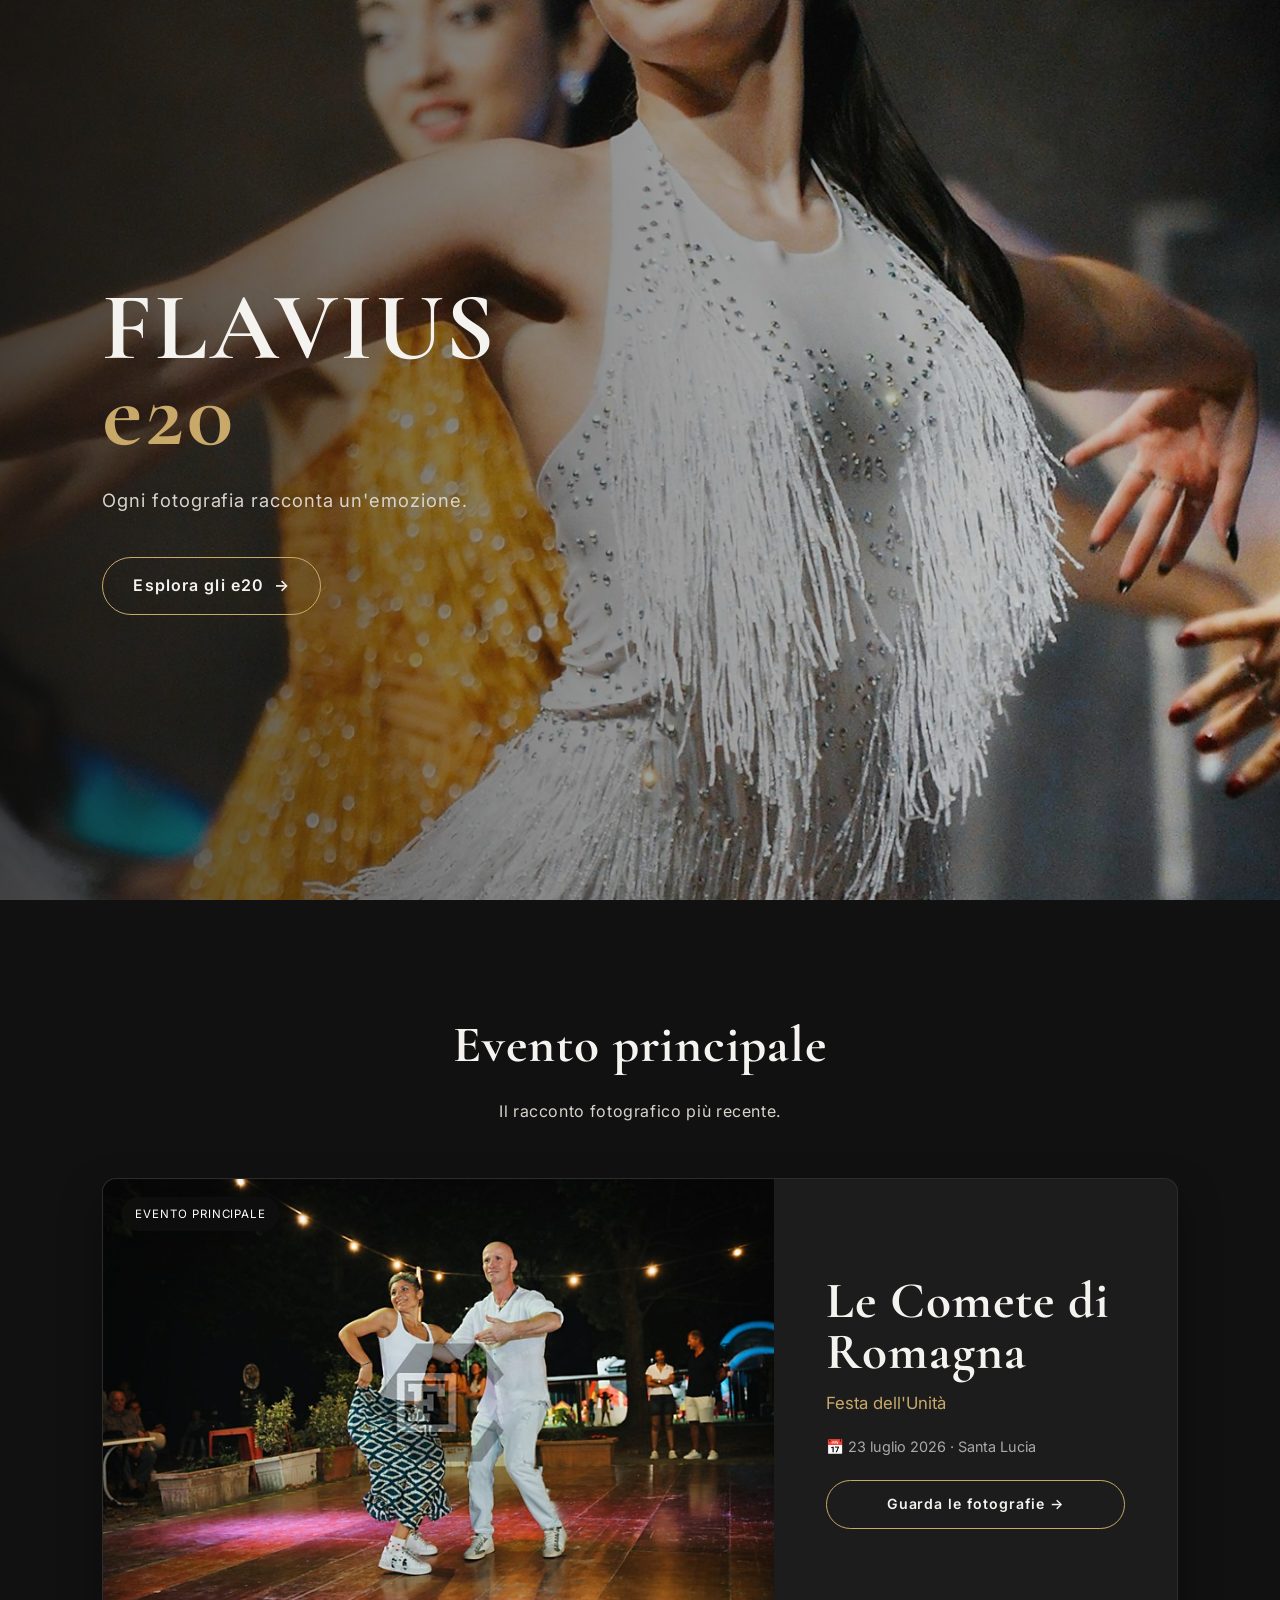
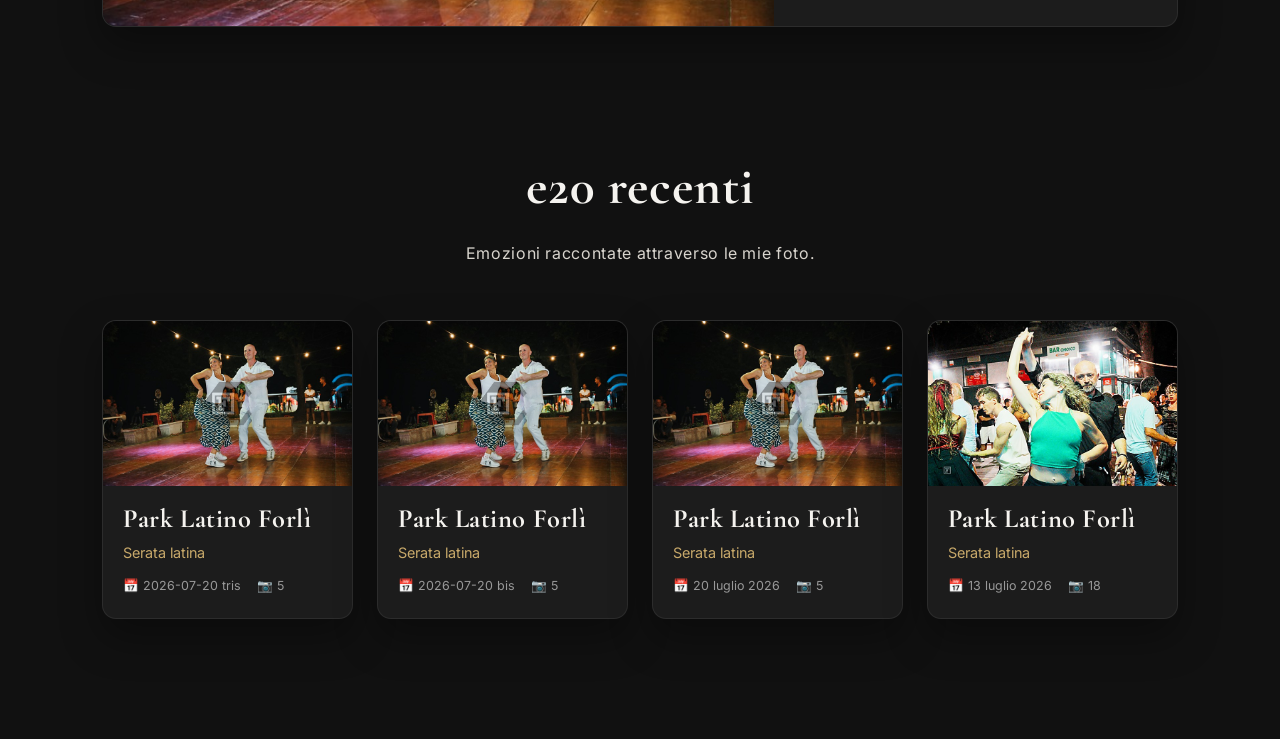
<file: index.html>
<!DOCTYPE html>
<html lang="it">
<head>
    <meta charset="UTF-8">
    <meta name="viewport" content="width=device-width, initial-scale=1.0">
    <title>FLAVIUS e20</title>

    <link rel="preconnect" href="https://fonts.googleapis.com">
    <link rel="preconnect" href="https://fonts.gstatic.com" crossorigin>
    <link href="https://fonts.googleapis.com/css2?family=Cormorant+Garamond:wght@500;700&family=Inter:wght@300;400;500;600&display=swap" rel="stylesheet">
    <link rel="stylesheet" href="css/style.css?v=0.6.1">
</head>
<body>

<header class="hero home-hero">
    <div class="overlay"></div>
    <img src="images/hero.jpg" alt="FLAVIUS e20">

    <section class="hero-content">
        <h1>FLAVIUS <span>e20</span></h1>
        <p>Ogni fotografia racconta un'emozione.</p>
        <a href="#galleries" class="button">Esplora gli e20 <span>→</span></a>
    </section>
</header>

<main id="galleries">
    <section class="featured-section">
        <div class="section-title">
            <h2>Evento principale</h2>
            <p>Il racconto fotografico più recente.</p>
        </div>
        <div id="featured-event" class="featured-event"></div>
    </section>

    <section class="recent-section">
        <div class="section-title">
            <h2>e20 recenti</h2>
            <p>Emozioni raccontate attraverso le mie foto.</p>
        </div>
        <div id="gallery-list" class="gallery-grid recent-grid"></div>
    </section>
</main>

<script src="js/gallery.js?v=0.6.1"></script>
</body>
</html>
</file>
<file: css/style.css>
/* ==========================================================
   FLAVIUS e20
   style.css
   Beta 0.6
   ========================================================== */

:root{
    --bg:#111111;
    --bg2:#181818;
    --card:#1c1c1c;
    --text:#F5F3EF;
    --text-soft:#d8d4cd;
    --gold:#C8A96A;
    --gold-hover:#d8bc82;
    --border:rgba(255,255,255,.07);
    --radius:14px;
    --shadow:0 18px 40px rgba(0,0,0,.35);
    --transition:.35s ease;
    --max-width:1400px;
}

*{margin:0;padding:0;box-sizing:border-box;}
html{scroll-behavior:smooth;}
body{background:var(--bg);color:var(--text);font-family:"Inter",sans-serif;line-height:1.6;overflow-x:hidden;}
body.lightbox-open{overflow:hidden;}
img{display:block;max-width:100%;}
a{color:inherit;text-decoration:none;}
button{font:inherit;}
h1,h2,h3,h4{font-family:"Cormorant Garamond",serif;font-weight:700;letter-spacing:.02em;}
p{color:var(--text-soft);}

/* ==========================================================
   HERO
   ========================================================== */
.hero{position:relative;width:100%;height:100vh;display:flex;align-items:center;overflow:hidden;}
.hero img{position:absolute;inset:0;width:100%;height:100%;object-fit:cover;animation:heroZoom 30s ease-in-out infinite alternate;}
.overlay{position:absolute;inset:0;z-index:1;background:linear-gradient(90deg,rgba(17,17,17,.76) 0%,rgba(17,17,17,.46) 40%,rgba(17,17,17,.10) 100%);}
.hero-content{position:relative;z-index:5;max-width:700px;margin-left:8vw;opacity:0;transform:translateY(40px);animation:intro 1.2s ease forwards;animation-delay:.35s;}
.hero h1{font-size:6rem;line-height:.9;letter-spacing:3px;}
.hero h1 span{display:block;color:var(--gold);}
.hero p{margin-top:28px;font-size:1.15rem;max-width:560px;letter-spacing:.05em;}
.event-hero{height:60vh;min-height:430px;}
.event-hero .hero-content{max-width:900px;}
.event-hero .hero-content h1{font-size:5rem;}

/* ==========================================================
   BUTTONS
   ========================================================== */
.button{display:inline-flex;align-items:center;justify-content:center;gap:10px;margin-top:42px;padding:15px 30px;border:1px solid var(--gold);border-radius:999px;color:var(--text);background:transparent;font-weight:600;letter-spacing:.07em;transition:var(--transition);}
.button:hover{background:var(--gold);color:var(--bg);transform:translateY(-2px);box-shadow:0 10px 30px rgba(200,169,106,.25);}
.small-button{margin-top:22px;padding:12px 22px;font-size:.88rem;}

/* ==========================================================
   HOME SECTIONS
   ========================================================== */
main{background:var(--bg);}
#galleries{padding:0;background:var(--bg);}
.featured-section,.recent-section{padding:105px 8vw 80px;}
.recent-section{padding-top:40px;padding-bottom:120px;}
.section-title{text-align:center;margin:0 auto 52px;}
.section-title h2{font-size:3.2rem;margin-bottom:10px;}
.section-title p{max-width:720px;margin:auto;letter-spacing:.04em;line-height:1.8;}

/* ==========================================================
   FEATURED EVENT
   ========================================================== */
.featured-event{width:min(100%,1100px);margin:0 auto;}
.featured-card{display:grid;grid-template-columns:1.25fr .75fr;background:var(--card);border:1px solid var(--border);border-radius:var(--radius);overflow:hidden;box-shadow:var(--shadow);transition:var(--transition);}
.featured-card:hover{transform:translateY(-7px);border-color:rgba(200,169,106,.4);}
.featured-image-wrap{position:relative;min-height:430px;overflow:hidden;background:#0d0d0d;}
.featured-image-wrap img{width:100%;height:100%;object-fit:cover;transition:transform .8s ease;}
.featured-card:hover .featured-image-wrap img{transform:scale(1.04);}
.featured-info{display:flex;flex-direction:column;justify-content:center;padding:52px;}
.featured-info h3{font-size:3.2rem;line-height:1;margin-bottom:12px;}
.featured-info p{color:var(--gold);font-size:1.05rem;}
.featured-meta{display:block;margin-top:18px;color:#aaa;font-size:.9rem;}
.gallery-badge{position:absolute;top:18px;left:18px;padding:8px 14px;border-radius:999px;background:rgba(17,17,17,.75);backdrop-filter:blur(8px);color:#fff;font-size:.72rem;letter-spacing:.08em;text-transform:uppercase;z-index:3;}

/* ==========================================================
   RECENT CARDS
   ========================================================== */
.gallery-grid{display:grid;grid-template-columns:repeat(4,minmax(0,1fr));gap:24px;max-width:1400px;margin:0 auto;}
.gallery-link{display:block;min-width:0;}
.gallery-card{position:relative;background:var(--card);border:1px solid var(--border);border-radius:var(--radius);overflow:hidden;cursor:pointer;box-shadow:var(--shadow);transition:var(--transition);}
.gallery-card:hover{transform:translateY(-7px);border-color:rgba(200,169,106,.35);}
.gallery-thumb{position:relative;overflow:hidden;background:#0d0d0d;}
.gallery-card img{width:100%;aspect-ratio:3/2;object-fit:cover;transition:transform .7s ease;}
.gallery-card:hover img{transform:scale(1.05);}
.gallery-info{padding:20px 20px 22px;}
.gallery-info h3{font-size:1.65rem;line-height:1.05;margin-bottom:7px;}
.gallery-info p{color:var(--gold);font-size:.9rem;}
.gallery-meta{display:flex;flex-wrap:wrap;gap:10px 16px;margin-top:12px;color:#999;font-size:.78rem;}

/* ==========================================================
   EVENT PAGE
   ========================================================== */
.event-gallery-section{padding:58px 8vw 110px;}
.event-gallery-section .section-title{margin-bottom:28px;}
.event-gallery-section .section-title h2{font-size:2.6rem;}
.photo-grid{display:grid;grid-template-columns:repeat(4,minmax(0,1fr));gap:20px;max-width:1500px;margin:0 auto;}
.photo-card{overflow:hidden;border-radius:10px;background:var(--card);border:1px solid rgba(255,255,255,.05);box-shadow:var(--shadow);}
.gallery-photo{width:100%;aspect-ratio:3/2;object-fit:cover;cursor:pointer;transition:transform .55s ease;}
.photo-card:hover .gallery-photo{transform:scale(1.045);}
#photo-count{margin-top:22px;color:var(--gold);font-size:.88rem;letter-spacing:.08em;font-weight:600;}

/* ==========================================================
   TOPBAR / BACK
   ========================================================== */
.topbar{position:fixed;top:22px;left:22px;z-index:10000;}
.back-button{display:inline-flex;align-items:center;gap:9px;padding:12px 19px;border:1px solid rgba(255,255,255,.16);border-radius:999px;background:rgba(0,0,0,.42);backdrop-filter:blur(10px);color:#fff;font-weight:600;font-size:.9rem;letter-spacing:.04em;transition:var(--transition);box-shadow:0 8px 24px rgba(0,0,0,.18);}
.back-button:hover{background:var(--gold);border-color:var(--gold);color:#111;transform:translateY(-2px);}

/* ==========================================================
   LIGHTBOX
   ========================================================== */
.lightbox{position:fixed;inset:0;display:flex;align-items:center;justify-content:center;padding:30px;background:rgba(0,0,0,.96);backdrop-filter:blur(8px);opacity:0;visibility:hidden;transition:opacity .25s ease,visibility .25s ease;z-index:9999;}
.lightbox.active{opacity:1;visibility:visible;}
.lightbox-content{display:flex;flex-direction:column;align-items:center;justify-content:center;max-width:94vw;max-height:94vh;}
.lightbox img{max-width:90vw;max-height:84vh;width:auto;height:auto;object-fit:contain;border-radius:8px;box-shadow:0 25px 60px rgba(0,0,0,.6);user-select:none;animation:lightboxZoom .22s ease;}
.lightbox-counter{margin-top:14px;color:#ddd;font-size:.85rem;letter-spacing:.08em;}
.lightbox-close-button{position:absolute;top:22px;right:28px;padding:11px 21px;border:1px solid rgba(255,255,255,.2);border-radius:999px;background:rgba(255,255,255,.08);color:#fff;cursor:pointer;letter-spacing:.06em;font-weight:600;transition:var(--transition);z-index:2;}
.lightbox-close-button:hover{background:var(--gold);border-color:var(--gold);color:#111;}
.lightbox-nav{position:absolute;top:50%;transform:translateY(-50%);width:56px;height:56px;border:1px solid rgba(255,255,255,.15);border-radius:50%;background:rgba(255,255,255,.08);color:#fff;display:flex;align-items:center;justify-content:center;font-size:2.2rem;line-height:1;cursor:pointer;transition:var(--transition);z-index:2;}
.lightbox-nav:hover{background:var(--gold);border-color:var(--gold);color:#111;}
.lightbox-prev{left:25px;}
.lightbox-next{right:25px;}

/* ==========================================================
   ANIMATIONS
   ========================================================== */
.fade-up{opacity:0;transform:translateY(30px);transition:opacity .7s ease,transform .7s ease;}
.fade-up.show{opacity:1;transform:translateY(0);}
@keyframes heroZoom{from{transform:scale(1)}to{transform:scale(1.06)}}
@keyframes intro{to{opacity:1;transform:translateY(0)}}
@keyframes lightboxZoom{from{opacity:.6;transform:scale(.97)}to{opacity:1;transform:scale(1)}}

/* ==========================================================
   RESPONSIVE
   ========================================================== */
@media (max-width:1100px){
    .gallery-grid,.photo-grid{grid-template-columns:repeat(2,minmax(0,1fr));}
    .featured-card{grid-template-columns:1fr 1fr;}
    .featured-image-wrap{min-height:360px;}
}

@media (max-width:760px){
    .hero{min-height:650px;}
    .event-hero{height:58vh;min-height:430px;}
    .hero-content{margin:0 28px;text-align:center;max-width:none;}
    .hero h1{font-size:4rem;}
    .event-hero .hero-content h1{font-size:3.4rem;}
    .hero p{font-size:1rem;}
    .overlay{background:linear-gradient(180deg,rgba(17,17,17,.38),rgba(17,17,17,.72));}
    .button{width:100%;margin-top:34px;}
    .featured-section,.recent-section{padding:75px 22px 50px;}
    .recent-section{padding-top:30px;padding-bottom:80px;}
    .section-title{margin-bottom:34px;}
    .section-title h2{font-size:2.55rem;}
    .featured-card{display:block;}
    .featured-image-wrap{height:300px;min-height:0;}
    .featured-info{padding:28px;}
    .featured-info h3{font-size:2.5rem;}
    .gallery-grid,.photo-grid{grid-template-columns:1fr;gap:18px;}
    .gallery-card img{aspect-ratio:3/2;}
    .photo-grid{margin-top:0;}
    .event-gallery-section{padding:45px 18px 80px;}
    .event-gallery-section .section-title h2{font-size:2.25rem;}
    .topbar{top:16px;left:16px;}
    .back-button{padding:10px 15px;font-size:.82rem;}
    #photo-count{font-size:.76rem;line-height:1.5;}
    .lightbox{padding:15px;}
    .lightbox img{max-width:96vw;max-height:78vh;}
    .lightbox-close-button{top:14px;right:14px;padding:9px 16px;font-size:.82rem;}
    .lightbox-nav{width:46px;height:46px;font-size:1.8rem;}
    .lightbox-prev{left:10px;}
    .lightbox-next{right:10px;}
    .lightbox-counter{font-size:.78rem;}
}

@media (prefers-reduced-motion:reduce){
    *,*::before,*::after{scroll-behavior:auto!important;animation-duration:.01ms!important;animation-iteration-count:1!important;transition-duration:.01ms!important;}
}
</file>
